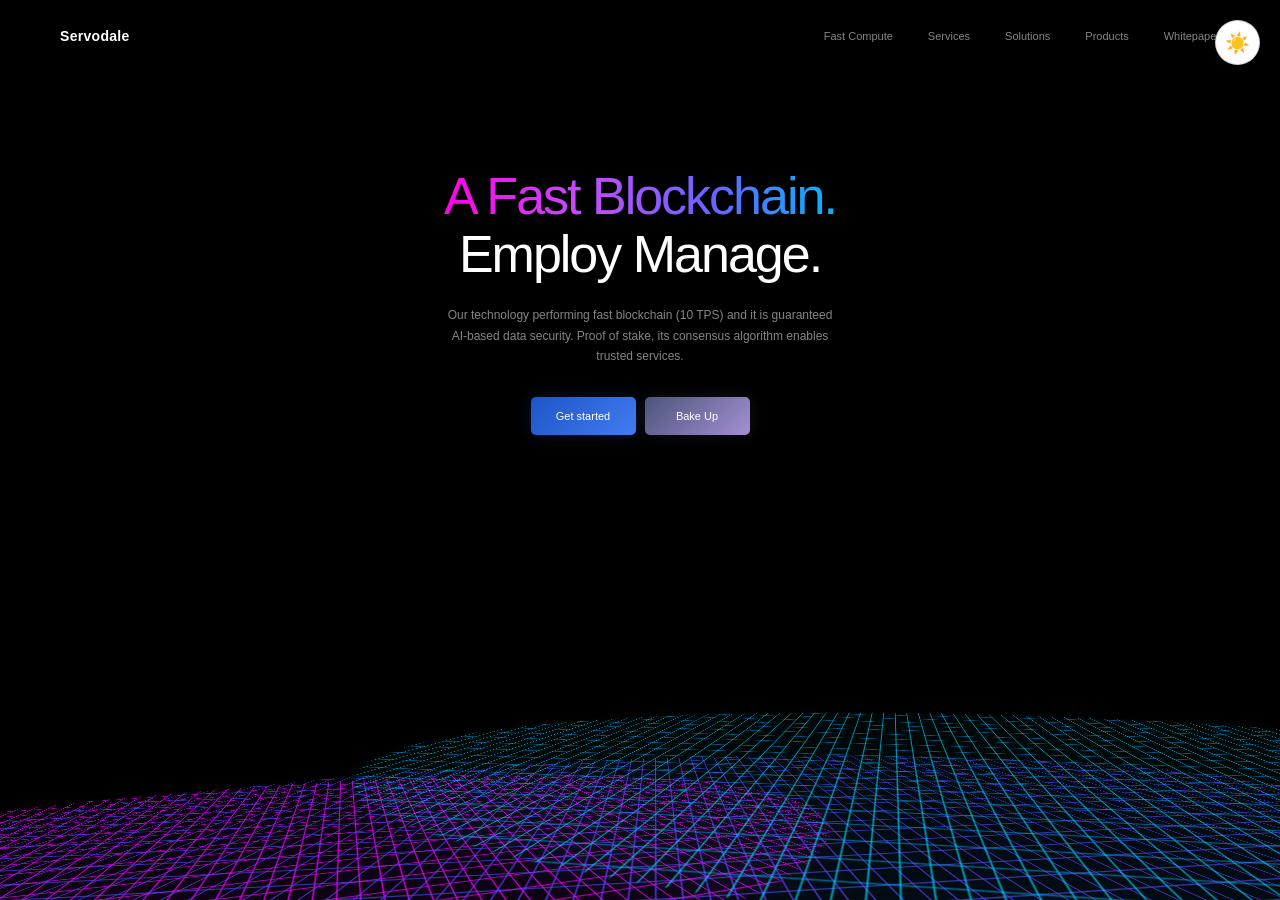
<file: index.html>
<!DOCTYPE html>
<html lang="en">
<head>
    <meta charset="UTF-8">
    <meta name="viewport" content="width=device-width, initial-scale=1.0">

    <title>Servodale - Fast Blockchain AI</title>

    <link rel="stylesheet" href="style.css">
</head>

<body>

    <!-- ================= NAVBAR ================= -->

    <header class="navbar">

        <div class="logo">
            Servodale
        </div>

        <nav class="nav-links">
            <a href="#">Fast Compute</a>
            <a href="#">Services</a>
            <a href="#">Solutions</a>
            <a href="#">Products</a>
            <a href="#">Whitepaper</a>
        </nav>


<button id="themeToggle">
  ☀️
</button>

        
    </header>


    <!-- ================= HERO ================= -->

    <main class="hero">

        <section class="hero-content">

            <h1>
                <span>A Fast Blockchain.</span>
                <br>
                Employ Manage.
            </h1>

            <p>
                Our technology performing fast blockchain (10 TPS) and it is guaranteed
                <br>
                AI-based data security. Proof of stake, its consensus algorithm enables
                <br>
                trusted services.
            </p>


            <div class="buttons">

                <a href="auth.html" class="btn primary-btn">
                    Get started
                </a>

                <a href="#" class="btn secondary-btn">
                 Bake Up
                </a>

            </div>

        </section>


        <!-- ================= NEON WAVE ================= -->

        <div class="wave-container">

            <div class="grid-lines purple"></div>
            <div class="grid-lines blue"></div>
            <div class="grid-lines cyan"></div>

        </div>

    </main>

    <script>
        // Landing page JavaScript

console.log("Servodale landing page loaded");




        const toggle = document.getElementById("themeToggle");

toggle.addEventListener("click", () => {
  document.body.classList.toggle("light");

  if (document.body.classList.contains("light")) {
    toggle.textContent = "🌙";
  } else {
    toggle.textContent = "☀️";
  }
});


    </script>

</body>
</html>
</file>
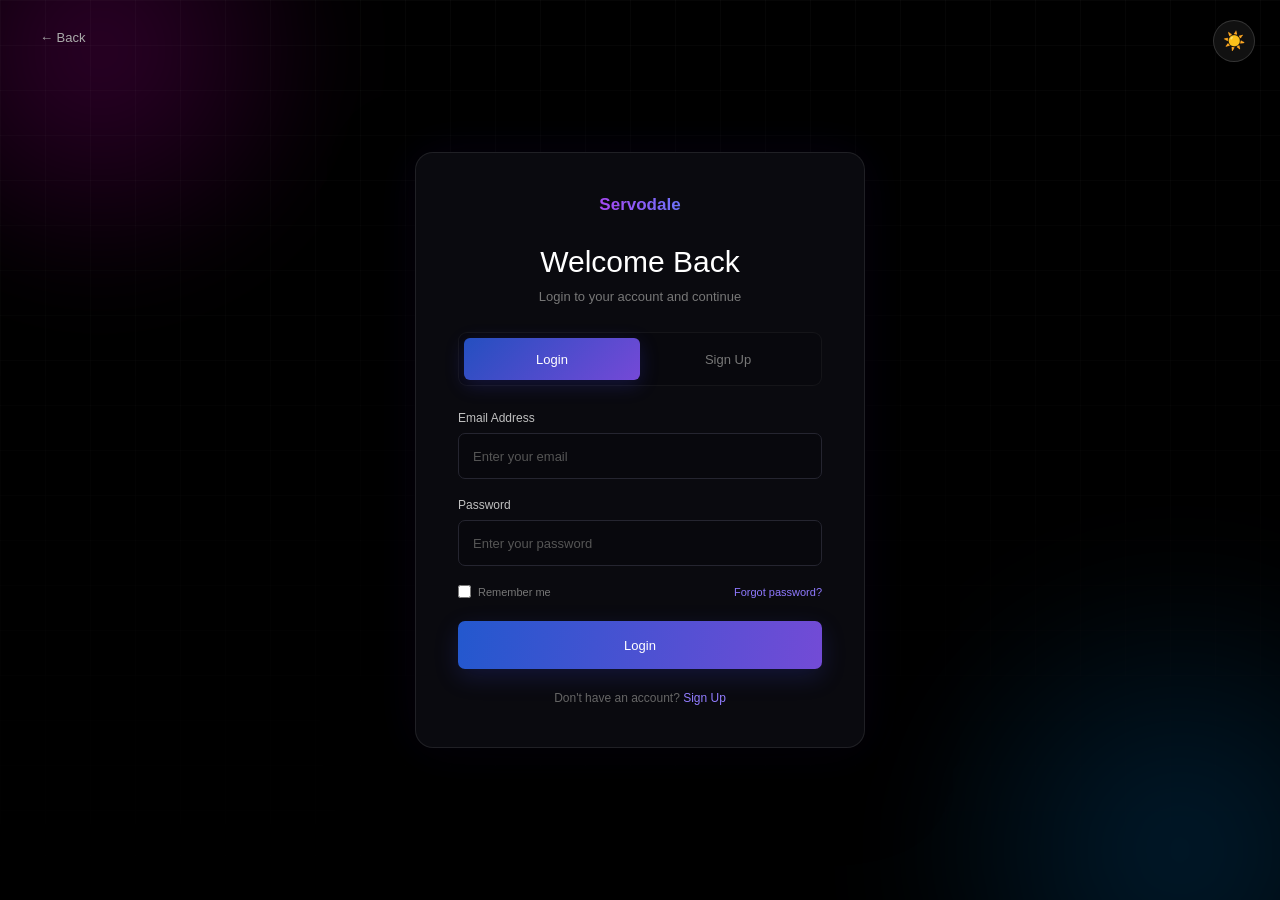
<file: auth.html>
<!DOCTYPE html>
<html lang="en">

<head>
    <meta charset="UTF-8">
    <meta name="viewport" content="width=device-width, initial-scale=1.0">

    <title>Login / Sign Up - Servodale</title>

    <link rel="stylesheet" href="auth.css">
</head>

<body>

    <button id="themeToggle" class="theme-toggle">☀️</button>

    <!-- Background Effects -->
    <div class="background">
        <div class="glow glow-one"></div>
        <div class="glow glow-two"></div>
        <div class="grid"></div>
    </div>


    <!-- Back Button -->
    <a href="index.html" class="back-button">
        ← Back
    </a>

    <!-- Auth Container -->
    <div class="auth-wrapper">

        <div class="auth-card">

            <!-- Logo -->
            <div class="auth-logo">
                Servodale
            </div>


            <!-- Heading -->
            <div class="auth-heading">

                <h1 id="form-title">
                    Welcome Back
                </h1>

                <p id="form-subtitle">
                    Login to your account and continue
                </p>

            </div>


            <!-- Login / Signup Tabs -->
            <div class="tabs">

                <button
                    class="tab active"
                    id="login-tab"
                    onclick="showLogin()">
                    Login
                </button>

                <button
                    class="tab"
                    id="signup-tab"
                    onclick="showSignup()">
                    Sign Up
                </button>

            </div>


            <!-- ================= LOGIN FORM ================= -->

            <form
                id="login-form"
                class="auth-form"
                onsubmit="loginUser(event)">

                <div class="input-group">

                    <label for="login-email">
                        Email Address
                    </label>

                    <input
                        type="email"
                        id="login-email"
                        placeholder="Enter your email"
                        required>

                </div>


                <div class="input-group">

                    <label for="login-password">
                        Password
                    </label>

                    <input
                        type="password"
                        id="login-password"
                        placeholder="Enter your password"
                        required>

                </div>


                <div class="form-options">

                    <label class="remember">
                        <input type="checkbox">
                        <span>Remember me</span>
                    </label>

                    <a href="#">
                        Forgot password?
                    </a>

                </div>


                <button
                    type="submit"
                    class="submit-button">

                    Login

                </button>


                <p class="bottom-text">

                    Don't have an account?

                    <button
                        type="button"
                        onclick="showSignup()">

                        Sign Up

                    </button>

                </p>

            </form>


            <!-- ================= SIGN UP FORM ================= -->

            <form
                id="signup-form"
                class="auth-form hidden"
                onsubmit="signupUser(event)">

                <div class="input-group">

                    <label for="signup-name">
                        Full Name
                    </label>

                    <input
                        type="text"
                        id="signup-name"
                        placeholder="Enter your full name"
                        required>

                </div>


                <div class="input-group">

                    <label for="signup-email">
                        Email Address
                    </label>

                    <input
                        type="email"
                        id="signup-email"
                        placeholder="Enter your email"
                        required>

                </div>


                <div class="input-group">

                    <label for="signup-password">
                        Password
                    </label>

                    <input
                        type="password"
                        id="signup-password"
                        placeholder="Create a password"
                        required>

                </div>


                <div class="input-group">

                    <label for="confirm-password">
                        Confirm Password
                    </label>

                    <input
                        type="password"
                        id="confirm-password"
                        placeholder="Confirm your password"
                        required>

                </div>


                <label class="terms">

                    <input
                        type="checkbox"
                        required>

                    <span>
                        I agree to the
                        <a href="#">Terms & Conditions</a>
                    </span>

                </label>


                <button
                    type="submit"
                    class="submit-button">

                    Create Account

                </button>


                <p class="bottom-text">

                    Already have an account?

                    <button
                        type="button"
                        onclick="showLogin()">



                        <a href="dashboard.html" class="btn primary-btn">
                            Login

          
                    </button>

                </p>

            </form>

        </div>

    </div>


    <script src="auth.js"></script>

</body>

</html>
</file>
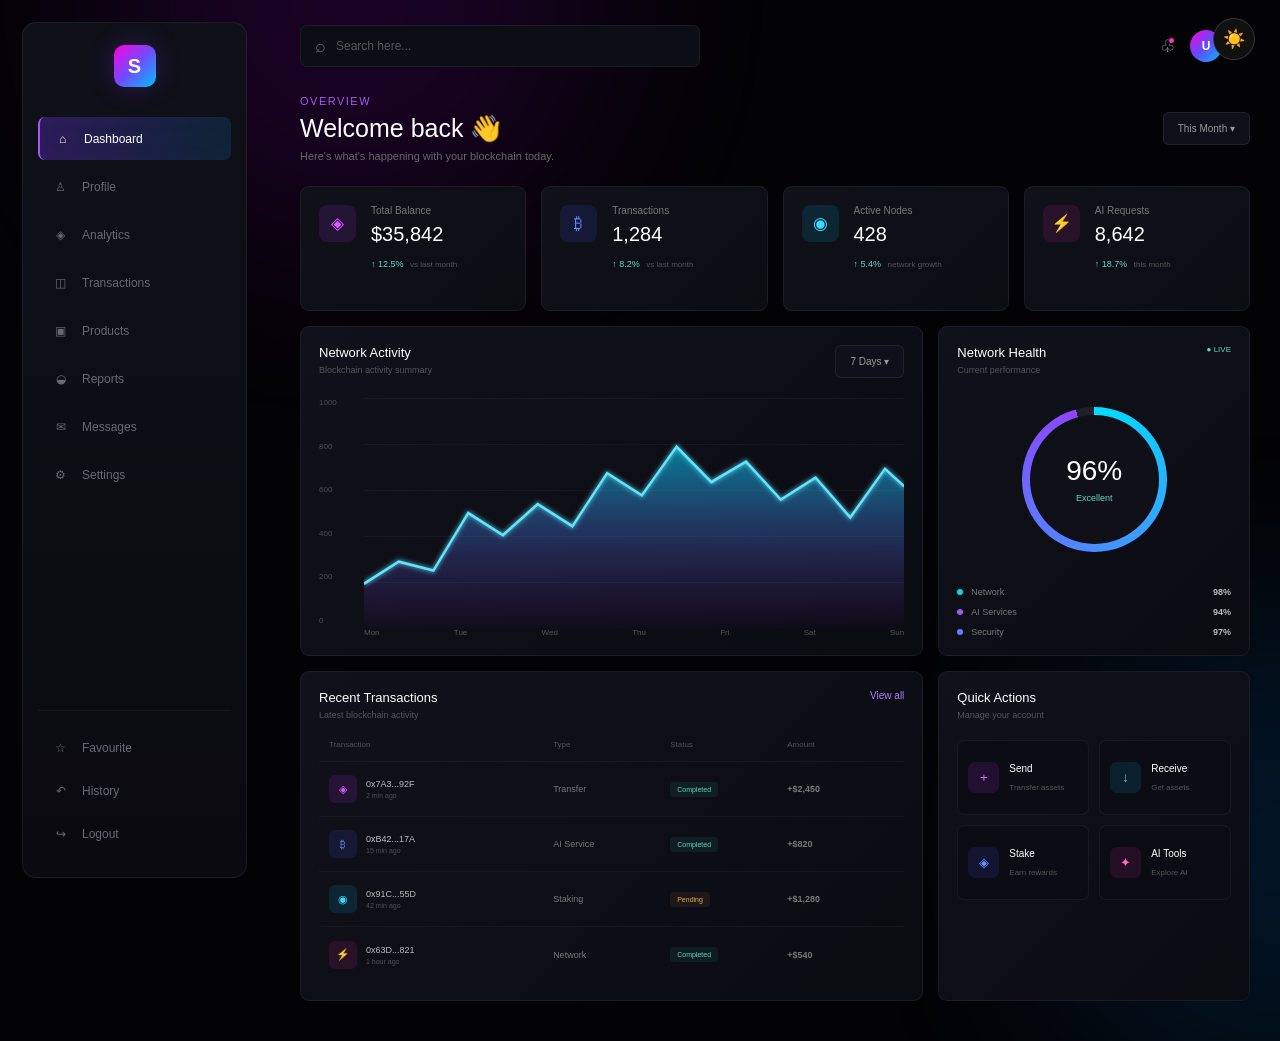
<file: dashboard.html>
<!DOCTYPE html>
<html lang="en">

<head>
    <meta charset="UTF-8">
    <meta name="viewport" content="width=device-width, initial-scale=1.0">

    <title>Dashboard - Servodale</title>

    <link rel="stylesheet" href="dashboard.css">
</head>

<body>

    <button id="themeToggle" class="theme-toggle">☀️</button>

    
    <!-- Background -->
    <div class="bg-glow purple-glow"></div>
    <div class="bg-glow blue-glow"></div>


    <!-- ================= SIDEBAR ================= -->

    <aside class="sidebar">

        <div class="sidebar-logo">
            S
        </div>


        <nav class="side-nav">

            <a href="#" class="side-link active">
                <span>⌂</span>
                <p>Dashboard</p>
            </a>

            <a href="#" class="side-link">
                <span>♙</span>
                <p>Profile</p>
            </a>

            <a href="#" class="side-link">
                <span>◈</span>
                <p>Analytics</p>
            </a>

            <a href="#" class="side-link">
                <span>◫</span>
                <p>Transactions</p>
            </a>

            <a href="#" class="side-link">
                <span>▣</span>
                <p>Products</p>
            </a>

            <a href="#" class="side-link">
                <span>◒</span>
                <p>Reports</p>
            </a>

            <a href="#" class="side-link">
                <span>✉</span>
                <p>Messages</p>
            </a>

            <a href="#" class="side-link">
                <span>⚙</span>
                <p>Settings</p>
            </a>

        </nav>


        <div class="sidebar-bottom">

            <a href="#" class="side-link">
                <span>☆</span>
                <p>Favourite</p>
            </a>

            <a href="#" class="side-link">
                <span>↶</span>
                <p>History</p>
            </a>

            <a href="index.html" class="side-link logout">
                <span>↪</span>
                <p>Logout</p>
            </a>

        </div>

    </aside>


    <!-- ================= MAIN ================= -->

    <main class="dashboard">

        <!-- Header -->

        <header class="topbar">

            <div class="search-box">

                <span>⌕</span>

                <input
                    type="text"
                    placeholder="Search here..."
                >

            </div>


            <div class="top-actions">

                <button class="notification">
                    ♧
                    <i></i>
                </button>

                <div class="avatar">
                    U
                </div>

                <span class="arrow">
                   ⌄
                </span>

            </div>

        </header>


        <!-- ================= CONTENT ================= -->

        <section class="content">

            <div class="welcome">

                <div>
                    <p class="small-title">
                        Overview
                    </p>

                    <h1>
                        Welcome back 👋
                    </h1>

                    <p class="description">
                        Here's what's happening with your blockchain today.
                    </p>
                </div>

                <button class="date-button">
                    This Month ▾
                </button>

            </div>


            <!-- ================= STAT CARDS ================= -->

            <div class="stats-grid">

                <div class="stat-card">

                    <div class="stat-icon purple">
                        ◈
                    </div>

                    <div>
                        <p>Total Balance</p>

                        <h2>$35,842</h2>

                        <span class="positive">
                            ↑ 12.5%
                        </span>

                        <small>
                            vs last month
                        </small>
                    </div>

                </div>


                <div class="stat-card">

                    <div class="stat-icon blue">
                        ₿
                    </div>

                    <div>
                        <p>Transactions</p>

                        <h2>1,284</h2>

                        <span class="positive">
                            ↑ 8.2%
                        </span>

                        <small>
                            vs last month
                        </small>
                    </div>

                </div>


                <div class="stat-card">

                    <div class="stat-icon cyan">
                        ◉
                    </div>

                    <div>
                        <p>Active Nodes</p>

                        <h2>428</h2>

                        <span class="positive">
                            ↑ 5.4%
                        </span>

                        <small>
                            network growth
                        </small>
                    </div>

                </div>


                <div class="stat-card">

                    <div class="stat-icon pink">
                        ⚡
                    </div>

                    <div>
                        <p>AI Requests</p>

                        <h2>8,642</h2>

                        <span class="positive">
                            ↑ 18.7%
                        </span>

                        <small>
                            this month
                        </small>
                    </div>

                </div>

            </div>


            <!-- ================= CHART + LEVEL ================= -->

            <div class="main-grid">


                <!-- Revenue Chart -->

                <div class="panel revenue-panel">

                    <div class="panel-header">

                        <div>
                            <h3>Network Activity</h3>

                            <p>
                                Blockchain activity summary
                            </p>
                        </div>

                        <button class="mini-button">
                            7 Days ▾
                        </button>

                    </div>


                    <div class="chart">

                        <div class="y-labels">
                            <span>1000</span>
                            <span>800</span>
                            <span>600</span>
                            <span>400</span>
                            <span>200</span>
                            <span>0</span>
                        </div>


                        <div class="chart-area">

                            <div class="grid-line line1"></div>
                            <div class="grid-line line2"></div>
                            <div class="grid-line line3"></div>
                            <div class="grid-line line4"></div>
                            <div class="grid-line line5"></div>


                            <svg
                                class="activity-chart"
                                viewBox="0 0 700 260"
                                preserveAspectRatio="none"
                            >

                                <defs>

                                    <linearGradient
                                        id="chartGradient"
                                        x1="0"
                                        y1="0"
                                        x2="0"
                                        y2="1"
                                    >

                                        <stop
                                            offset="0%"
                                            stop-color="#00d9ff"
                                            stop-opacity=".55"
                                        />

                                        <stop
                                            offset="100%"
                                            stop-color="#9d36ff"
                                            stop-opacity=".02"
                                        />

                                    </linearGradient>

                                    <filter id="glow">

                                        <feGaussianBlur
                                            stdDeviation="3"
                                            result="coloredBlur"
                                        />

                                        <feMerge>

                                            <feMergeNode
                                                in="coloredBlur"
                                            />

                                            <feMergeNode
                                                in="SourceGraphic"
                                            />

                                        </feMerge>

                                    </filter>

                                </defs>


                                <path
                                    class="chart-fill"
                                    d="
                                    M0,210
                                    L45,185
                                    L90,195
                                    L135,130
                                    L180,155
                                    L225,120
                                    L270,145
                                    L315,85
                                    L360,110
                                    L405,55
                                    L450,95
                                    L495,72
                                    L540,115
                                    L585,90
                                    L630,135
                                    L675,80
                                    L700,100
                                    L700,260
                                    L0,260
                                    Z
                                    "
                                />


                                <path
                                    class="chart-line"
                                    d="
                                    M0,210
                                    L45,185
                                    L90,195
                                    L135,130
                                    L180,155
                                    L225,120
                                    L270,145
                                    L315,85
                                    L360,110
                                    L405,55
                                    L450,95
                                    L495,72
                                    L540,115
                                    L585,90
                                    L630,135
                                    L675,80
                                    L700,100
                                    "
                                />

                            </svg>

                        </div>

                    </div>


                    <div class="chart-days">

                        <span>Mon</span>
                        <span>Tue</span>
                        <span>Wed</span>
                        <span>Thu</span>
                        <span>Fri</span>
                        <span>Sat</span>
                        <span>Sun</span>

                    </div>

                </div>


                <!-- Network Health -->

                <div class="panel health-panel">

                    <div class="panel-header">

                        <div>
                            <h3>Network Health</h3>

                            <p>
                                Current performance
                            </p>
                        </div>

                        <span class="live">
                            ● LIVE
                        </span>

                    </div>


                    <div class="health-score">

                        <div class="circle">

                            <div class="circle-inner">

                                <strong>96%</strong>

                                <span>Excellent</span>

                            </div>

                        </div>

                    </div>


                    <div class="health-info">

                        <div>
                            <span class="dot cyan-dot"></span>
                            Network
                            <strong>98%</strong>
                        </div>

                        <div>
                            <span class="dot purple-dot"></span>
                            AI Services
                            <strong>94%</strong>
                        </div>

                        <div>
                            <span class="dot blue-dot"></span>
                            Security
                            <strong>97%</strong>
                        </div>

                    </div>

                </div>

            </div>


            <!-- ================= BOTTOM ================= -->

            <div class="bottom-grid">


                <!-- Transactions -->

                <div class="panel transactions">

                    <div class="panel-header">

                        <div>
                            <h3>Recent Transactions</h3>

                            <p>
                                Latest blockchain activity
                            </p>
                        </div>

                        <a href="#">
                            View all
                        </a>

                    </div>


                    <div class="table">

                        <div class="table-head">

                            <span>Transaction</span>
                            <span>Type</span>
                            <span>Status</span>
                            <span>Amount</span>

                        </div>


                        <div class="table-row">

                            <div class="transaction-name">

                                <div class="transaction-icon purple">
                                    ◈
                                </div>

                                <div>
                                    <strong>
                                        0x7A3...92F
                                    </strong>

                                    <small>
                                        2 min ago
                                    </small>
                                </div>

                            </div>

                            <span>Transfer</span>

                            <span class="status success">
                                Completed
                            </span>

                            <strong>
                                +$2,450
                            </strong>

                        </div>


                        <div class="table-row">

                            <div class="transaction-name">

                                <div class="transaction-icon blue">
                                    ₿
                                </div>

                                <div>
                                    <strong>
                                        0xB42...17A
                                    </strong>

                                    <small>
                                        15 min ago
                                    </small>
                                </div>

                            </div>

                            <span>AI Service</span>

                            <span class="status success">
                                Completed
                            </span>

                            <strong>
                                +$820
                            </strong>

                        </div>


                        <div class="table-row">

                            <div class="transaction-name">

                                <div class="transaction-icon cyan">
                                    ◉
                                </div>

                                <div>
                                    <strong>
                                        0x91C...55D
                                    </strong>

                                    <small>
                                        42 min ago
                                    </small>
                                </div>

                            </div>

                            <span>Staking</span>

                            <span class="status pending">
                                Pending
                            </span>

                            <strong>
                                +$1,280
                            </strong>

                        </div>


                        <div class="table-row">

                            <div class="transaction-name">

                                <div class="transaction-icon pink">
                                    ⚡
                                </div>

                                <div>
                                    <strong>
                                        0x63D...821
                                    </strong>

                                    <small>
                                        1 hour ago
                                    </small>

                                </div>

                            </div>

                            <span>Network</span>

                            <span class="status success">
                                Completed
                            </span>

                            <strong>
                                +$540
                            </strong>

                        </div>

                    </div>

                </div>


                <!-- Quick Actions -->

                <div class="panel quick-panel">

                    <div class="panel-header">

                        <div>
                            <h3>Quick Actions</h3>

                            <p>
                                Manage your account
                            </p>
                        </div>

                    </div>


                    <div class="quick-actions">

                        <button>
                            <span class="qa-icon purple">+</span>
                            <div>
                                <strong>Send</strong>
                                <small>Transfer assets</small>
                            </div>
                        </button>


                        <button>
                            <span class="qa-icon cyan">↓</span>
                            <div>
                                <strong>Receive</strong>
                                <small>Get assets</small>
                            </div>
                        </button>


                        <button>
                            <span class="qa-icon blue">◈</span>
                            <div>
                                <strong>Stake</strong>
                                <small>Earn rewards</small>
                            </div>
                        </button>


                        <button>
                            <span class="qa-icon pink">✦</span>
                            <div>
                                <strong>AI Tools</strong>
                                <small>Explore AI</small>
                            </div>
                        </button>

                    </div>

                </div>

            </div>

        </section>

    </main>


    <script src="dashboard.js"></script>

</body>

</html>
</file>
<file: style.css>
/* ==============================
   RESET
================================= */

:root {
  --bg: #000000;
  --text: #ffffff;
  --muted: #8b8b9a;
  --card: #111111;
  --button-text: #ffffff;
}

body.light {
  --bg: #f7f8fc;
  --text: #111111;
  --muted: #5f6370;
  --card: #ffffff;
  --button-text: #ffffff;
}

body {
  background: var(--bg);
  color: var(--text);
  transition: background 0.3s ease, color 0.3s ease;
}

p {
  color: var(--muted);
}

.card {
  background: var(--card);
}


.gradient-text {
  background: linear-gradient(
    90deg,
    #ff00cc,
    #8b5cf6,
    #3b82f6
  );

  -webkit-background-clip: text;
  -webkit-text-fill-color: transparent;
}

* {
    margin: 0;
    padding: 0;
    box-sizing: border-box;
}


html {
    scroll-behavior: smooth;
}


body {
    width: 100%;
    min-height: 100vh;

    background: #000;

    color: #fff;

    font-family:
        Arial,
        Helvetica,
        sans-serif;

    overflow-x: hidden;
}


/* ==============================
   NAVBAR
================================= */

.navbar {

    width: 100%;
    height: 72px;

    display: flex;
    align-items: center;
    justify-content: space-between;

    padding: 0 60px;

    background: #000;

    position: relative;
    z-index: 20;
}


/* Logo */

.logo {

    color: #fff;

    font-size: 14px;

    font-weight: 600;

    letter-spacing: 0.3px;
}


/* Navigation */

.nav-links {

    display: flex;

    align-items: center;

    gap: 35px;
}


.nav-links a {

    color: #9b9b9b;

    text-decoration: none;

    font-size: 11px;

    transition: all 0.3s ease;
}


.nav-links a:hover {

    color: #fff;
}


/* Right icons */

.nav-icons {

    display: flex;

    align-items: center;

    gap: 12px;
}


.nav-icons span {

    color: #fff;

    font-size: 11px;

    cursor: pointer;

    transition: 0.3s;
}


.nav-icons span:hover {

    color: #a855f7;

}



#themeToggle {
  position: fixed;
  top: 20px;
  right: 20px;

  width: 45px;
  height: 45px;

  border: 1px solid rgba(255,255,255,0.2);
  border-radius: 50%;

  background: var(--card);
  color: var(--text);

  cursor: pointer;
  font-size: 20px;

  transition: 0.3s ease;
}

#themeToggle:hover {
  transform: rotate(20deg) scale(1.05);
}





/* ==============================
   HERO SECTION
================================= */

.hero {

    position: relative;

    width: 100%;

    height: calc(100vh - 72px);

    min-height: 650px;

    display: flex;

    justify-content: flex-start;

    align-items: center;

    flex-direction: column;

    padding-top: 95px;

    overflow: hidden;

    background: #000;
}


/* ==============================
   HERO CONTENT
================================= */

.hero-content {

    position: relative;

    z-index: 10;

    text-align: center;

    width: 100%;

}


/* Main heading */

.hero-content h1 {

    font-size: 52px;

    line-height: 1.12;

    font-weight: 500;

    letter-spacing: -2px;

    margin-bottom: 22px;

    color: #fff;
}


/* Gradient first line */

.hero-content h1 span {

    background:

        linear-gradient(
            90deg,
            #ff00e6 0%,
            #c54cff 35%,
            #6366ff 70%,
            #00b7ff 100%
        );

    -webkit-background-clip: text;

    background-clip: text;

    -webkit-text-fill-color: transparent;
}


/* Paragraph */

.hero-content p {

    color: #858585;

    font-size: 12px;

    line-height: 1.7;

    font-weight: 400;

    margin-bottom: 30px;
}


/* ==============================
   BUTTONS
================================= */

.buttons {

    display: flex;

    justify-content: center;

    align-items: center;

    gap: 9px;
}


.btn {

    width: 105px;

    height: 38px;

    display: flex;

    justify-content: center;

    align-items: center;

    border-radius: 5px;

    text-decoration: none;

    font-size: 11px;

    font-weight: 500;

    transition:
        transform 0.3s ease,
        box-shadow 0.3s ease;
}


/* Get Started */

.primary-btn {

    color: #fff;

    background:

        linear-gradient(
            135deg,
            #1d55c9,
            #437cf0
        );

    box-shadow:
        0 0 15px
        rgba(40, 100, 255, 0.2);
}


.primary-btn:hover {

    transform: translateY(-3px);

    box-shadow:
        0 0 25px
        rgba(40, 100, 255, 0.55);
}


/* Ecosystem */

.secondary-btn {

    color: #fff;

    background:

        linear-gradient(
            135deg,
            #4a557c,
            #a58fd0
        );

    box-shadow:
        0 0 15px
        rgba(130, 120, 200, 0.15);
}


.secondary-btn:hover {

    transform: translateY(-3px);

    box-shadow:
        0 0 25px
        rgba(150, 120, 220, 0.4);
}


/* ==============================
   WAVE CONTAINER
================================= */

.wave-container {

    position: absolute;

    width: 115%;

    height: 440px;

    left: 50%;

    bottom: -120px;

    transform: translateX(-50%);

    overflow: hidden;

    perspective: 800px;
}


/* ==============================
   GRID LINES
================================= */

.grid-lines {

    position: absolute;

    width: 100%;

    height: 320px;

    left: 0;

    bottom: 30px;

    transform:
        perspective(500px)
        rotateX(62deg)
        rotateZ(-7deg)
        scale(1.15);

    transform-origin: center;

    background-size: 15px 15px;

    border-radius: 50%;

    opacity: 0.9;
}


/* Purple section */

.grid-lines.purple {

    background-image:

        linear-gradient(
            90deg,
            rgba(255, 0, 255, 0.9) 1px,
            transparent 1px
        ),

        linear-gradient(
            0deg,
            rgba(255, 0, 255, 0.75) 1px,
            transparent 1px
        );

    width: 75%;

    left: -12%;

    top: 105px;

    transform:
        perspective(500px)
        rotateX(63deg)
        rotateZ(-12deg)
        scale(1.2);

    filter:
        drop-shadow(
            0 0 5px
            rgba(255, 0, 255, 0.5)
        );
}


/* Blue section */

.grid-lines.blue {

    background-image:

        linear-gradient(
            90deg,
            rgba(100, 60, 255, 0.85) 1px,
            transparent 1px
        ),

        linear-gradient(
            0deg,
            rgba(80, 80, 255, 0.7) 1px,
            transparent 1px
        );

    width: 80%;

    left: 15%;

    top: 75px;

    transform:
        perspective(500px)
        rotateX(63deg)
        rotateZ(-5deg)
        scale(1.2);

    filter:
        drop-shadow(
            0 0 5px
            rgba(70, 80, 255, 0.45)
        );
}


/* Cyan section */

.grid-lines.cyan {

    background-image:

        linear-gradient(
            90deg,
            rgba(0, 220, 255, 0.75) 1px,
            transparent 1px
        ),

        linear-gradient(
            0deg,
            rgba(0, 180, 255, 0.55) 1px,
            transparent 1px
        );

    width: 75%;

    right: -12%;

    left: auto;

    top: 25px;

    transform:
        perspective(500px)
        rotateX(63deg)
        rotateZ(5deg)
        scale(1.2);

    filter:
        drop-shadow(
            0 0 6px
            rgba(0, 200, 255, 0.5)
        );
}


/* ==============================
   DARK GRADIENT OVER WAVE
================================= */

.wave-container::after {

    content: "";

    position: absolute;

    inset: 0;

    background:

        linear-gradient(
            to bottom,
            #000 0%,
            transparent 25%,
            transparent 75%,
            #000 100%
        );

    pointer-events: none;
}


/* ==============================
   TABLET
================================= */

@media (max-width: 900px) {

    .navbar {

        padding: 0 30px;
    }


    .nav-links {

        gap: 20px;
    }


    .nav-links a {

        font-size: 10px;
    }


    .hero-content h1 {

        font-size: 46px;
    }


    .hero-content p {

        font-size: 11px;
    }
}


/* ==============================
   MOBILE
================================= */

@media (max-width: 700px) {

    .navbar {

        height: 65px;

        padding: 0 22px;
    }


    .nav-links {

        display: none;
    }


    .logo {

        font-size: 13px;
    }


    .nav-icons {

        gap: 8px;
    }


    .hero {

        height: calc(100vh - 65px);

        min-height: 600px;

        padding-top: 80px;
    }


    .hero-content {

        padding: 0 18px;
    }


    .hero-content h1 {

        font-size: 40px;

        letter-spacing: -1.5px;
    }


    .hero-content p {

        font-size: 10px;

        line-height: 1.7;
    }


    .hero-content p br {

        display: none;
    }


    .btn {

        width: 100px;

        height: 36px;

        font-size: 10px;
    }


    .wave-container {

        width: 170%;

        bottom: -90px;
    }
}


/* ==============================
   SMALL MOBILE
================================= */

@media (max-width: 450px) {

    .hero {

        padding-top: 70px;
    }


    .hero-content h1 {

        font-size: 33px;

        letter-spacing: -1px;
    }


    .hero-content p {

        font-size: 9px;

        padding: 0 5px;
    }


    .buttons {

        gap: 7px;
    }


    .btn {

        width: 95px;

        height: 35px;
    }
}



/* =========================================
   DARK / LIGHT MODE
========================================= */

:root {
    --bg-color: #000000;
    --text-color: #ffffff;
    --muted-color: #858585;
    --nav-color: #000000;
}

/* LIGHT MODE */
body.light {
    --bg-color: #f5f7fb;
    --text-color: #111111;
    --muted-color: #555b66;
    --nav-color: #ffffff;
}

/* BODY */
body {
    background: var(--bg-color) !important;
    color: var(--text-color) !important;
    transition: background 0.35s ease, color 0.35s ease;
}

/* NAVBAR */
.navbar {
    background: var(--nav-color) !important;
    transition: background 0.35s ease;
}

.logo {
    color: var(--text-color) !important;
}

.nav-links a {
    color: var(--muted-color) !important;
}

.nav-links a:hover {
    color: var(--text-color) !important;
}

/* HERO */
.hero {
    background: var(--bg-color) !important;
    transition: background 0.35s ease;
}

/* HERO HEADING */
.hero-content h1 {
    color: var(--text-color) !important;
}

/* PARAGRAPH */
.hero-content p {
    color: var(--muted-color) !important;
}

/* THEME BUTTON */
#themeToggle {
    background: var(--text-color) !important;
    color: var(--bg-color) !important;
    border: 1px solid rgba(128,128,128,0.35);
}

/* WAVE OVERLAY */
body.light .wave-container::after {
    background: linear-gradient(
        to bottom,
        #f5f7fb 0%,
        transparent 25%,
        transparent 75%,
        #f5f7fb 100%
    ) !important;
}

/* DARK WAVE OVERLAY */
body:not(.light) .wave-container::after {
    background: linear-gradient(
        to bottom,
        #000 0%,
        transparent 25%,
        transparent 75%,
        #000 100%
    ) !important;
}

/* SMOOTH TRANSITION */
body,
.navbar,
.hero,
#themeToggle {
    transition:
        background 0.35s ease,
        color 0.35s ease,
        border-color 0.35s ease;
}
</file>
<file: auth.css>
/* =================================
   RESET
================================= */

* {
    margin: 0;
    padding: 0;
    box-sizing: border-box;
}


body {
    min-height: 100vh;

    background: #000;

    color: white;

    font-family:
        Arial,
        Helvetica,
        sans-serif;

    overflow-x: hidden;
}


/* =================================
   BACKGROUND
================================= */

.background {
    position: fixed;

    inset: 0;

    overflow: hidden;

    background: #000;

    z-index: -1;
}


/* Purple glow */

.glow-one {
    position: absolute;

    width: 500px;
    height: 500px;

    top: -200px;
    left: -150px;

    background:
        radial-gradient(
            circle,
            rgba(255, 0, 230, 0.18),
            transparent 70%
        );

    filter: blur(40px);
}


/* Blue glow */

.glow-two {
    position: absolute;

    width: 600px;
    height: 600px;

    right: -200px;
    bottom: -250px;

    background:
        radial-gradient(
            circle,
            rgba(0, 150, 255, 0.18),
            transparent 70%
        );

    filter: blur(50px);
}


/* Grid */

.grid {
    position: absolute;

    inset: 0;

    background-image:

        linear-gradient(
            rgba(255,255,255,0.025) 1px,
            transparent 1px
        ),

        linear-gradient(
            90deg,
            rgba(255,255,255,0.025) 1px,
            transparent 1px
        );

    background-size: 45px 45px;

    mask-image:
        linear-gradient(
            to bottom,
            black,
            transparent
        );
}


/* =================================
   BACK BUTTON
================================= */

.back-button {

    position: fixed;

    top: 30px;
    left: 40px;

    color: #aaa;

    text-decoration: none;

    font-size: 13px;

    transition: 0.3s;

    z-index: 10;
}


.back-button:hover {

    color: white;

    transform: translateX(-3px);
}


/* =================================
   AUTH WRAPPER
================================= */

.auth-wrapper {

    min-height: 100vh;

    display: flex;

    justify-content: center;

    align-items: center;

    padding: 40px 20px;
}


/* =================================
   AUTH CARD
================================= */

.auth-card {

    width: 450px;

    max-width: 100%;

    padding: 42px;

    border-radius: 18px;

    background:
        rgba(12, 12, 18, 0.88);

    border:
        1px solid rgba(255,255,255,0.09);

    box-shadow:

        0 25px 80px
        rgba(0,0,0,0.65),

        0 0 50px
        rgba(100,50,255,0.08);

    backdrop-filter: blur(20px);

    -webkit-backdrop-filter: blur(20px);
}


/* =================================
   LOGO
================================= */

.auth-logo {

    text-align: center;

    font-size: 17px;

    font-weight: 600;

    margin-bottom: 30px;

    background:
        linear-gradient(
            90deg,
            #ff00dd,
            #8b5cf6,
            #00bfff
        );

    -webkit-background-clip: text;

    background-clip: text;

    -webkit-text-fill-color: transparent;
}


/* =================================
   HEADING
================================= */

.auth-heading {

    text-align: center;

    margin-bottom: 28px;
}


.auth-heading h1 {

    font-size: 30px;

    font-weight: 500;

    margin-bottom: 10px;
}


.auth-heading p {

    color: #777;

    font-size: 13px;
}


/* =================================
   TABS
================================= */

.tabs {

    display: flex;

    width: 100%;

    padding: 5px;

    background: #08080d;

    border-radius: 9px;

    margin-bottom: 25px;

    border:
        1px solid rgba(255,255,255,0.05);
}


.tab {

    width: 50%;

    height: 42px;

    border: none;

    border-radius: 6px;

    background: transparent;

    color: #777;

    font-size: 13px;

    cursor: pointer;

    transition: 0.3s;
}


.tab.active {

    color: white;

    background:
        linear-gradient(
            135deg,
            #244fc0,
            #7549d7
        );

    box-shadow:
        0 5px 20px
        rgba(70,70,255,0.2);
}


/* =================================
   FORM
================================= */

.auth-form {

    display: block;
}


.hidden {

    display: none;
}


/* =================================
   INPUT
================================= */

.input-group {

    margin-bottom: 19px;
}


.input-group label {

    display: block;

    color: #c0c0c0;

    font-size: 12px;

    margin-bottom: 8px;
}


.input-group input {

    width: 100%;

    height: 46px;

    padding: 0 14px;

    color: white;

    background: #08080d;

    border:
        1px solid #252530;

    border-radius: 7px;

    outline: none;

    font-size: 13px;

    transition: 0.3s;
}


.input-group input::placeholder {

    color: #555;
}


.input-group input:focus {

    border-color: #6655dc;

    box-shadow:
        0 0 0 3px
        rgba(100,80,220,0.1),

        0 0 20px
        rgba(100,80,220,0.08);
}


/* =================================
   FORM OPTIONS
================================= */

.form-options {

    display: flex;

    justify-content: space-between;

    align-items: center;

    margin: 4px 0 23px;

    font-size: 11px;
}


.form-options a {

    color: #8f79ff;

    text-decoration: none;
}


.form-options a:hover {

    color: #b5a7ff;
}


.remember {

    display: flex;

    align-items: center;

    gap: 7px;

    color: #777;

    cursor: pointer;
}


.remember input {

    accent-color: #6755db;
}


/* =================================
   TERMS
================================= */

.terms {

    display: flex;

    align-items: flex-start;

    gap: 8px;

    color: #777;

    font-size: 11px;

    line-height: 1.5;

    margin: 4px 0 22px;

    cursor: pointer;
}


.terms input {

    margin-top: 2px;

    accent-color: #6755db;
}


.terms a {

    color: #927dff;

    text-decoration: none;
}


/* =================================
   SUBMIT BUTTON
================================= */

.submit-button {

    width: 100%;

    height: 48px;

    border: none;

    border-radius: 7px;

    color: white;

    font-size: 13px;

    font-weight: 500;

    cursor: pointer;

    background:
        linear-gradient(
            100deg,
            #2358ce,
            #734bd6
        );

    box-shadow:
        0 8px 25px
        rgba(60,70,220,0.2);

    transition: 0.3s;
}


.submit-button:hover {

    transform: translateY(-2px);

    box-shadow:
        0 10px 35px
        rgba(80,70,230,0.4);
}


.submit-button:active {

    transform: translateY(0);
}


/* =================================
   BOTTOM TEXT
================================= */

.bottom-text {

    text-align: center;

    color: #666;

    font-size: 12px;

    margin-top: 22px;
}


.bottom-text button {

    border: none;

    background: none;

    color: #927dff;

    font-size: 12px;

    cursor: pointer;
}


.bottom-text button:hover {

    color: #b7aaff;

    text-decoration: underline;
}


/* =================================
   MOBILE
================================= */

@media (max-width: 600px) {

    .back-button {

        top: 20px;

        left: 20px;

        font-size: 12px;
    }


    .auth-wrapper {

        padding: 70px 18px 30px;
    }


    .auth-card {

        padding: 30px 22px;

        border-radius: 15px;
    }


    .auth-heading h1 {

        font-size: 26px;
    }


    .auth-heading p {

        font-size: 12px;
    }
}


@media (max-width: 400px) {

    .auth-card {

        padding: 27px 18px;
    }


    .auth-heading h1 {

        font-size: 24px;
    }


    .form-options {

        font-size: 10px;
    }
}



/* ==============================
   AUTH LIGHT MODE
================================ */

.theme-toggle {
    position: fixed;
    top: 20px;
    right: 25px;

    width: 42px;
    height: 42px;

    border-radius: 50%;
    border: 1px solid rgba(255,255,255,.15);

    background: #111;
    color: white;

    font-size: 18px;
    cursor: pointer;

    z-index: 9999;
}

body {
    transition: background .35s ease, color .35s ease;
}

body.light {
    background: #f5f7fb !important;
    color: #111 !important;
}

body.light .background {
    background: #f5f7fb !important;
}

body.light .auth-card {
    background: rgba(255,255,255,.88);
    border-color: rgba(0,0,0,.08);
    box-shadow: 0 25px 80px rgba(0,0,0,.12);
}

body.light .auth-heading h1 {
    color: #111;
}

body.light .auth-heading p {
    color: #666;
}

body.light .tabs {
    background: #eeeeF5;
    border-color: rgba(0,0,0,.06);
}

body.light .tab {
    color: #777;
}

body.light .input-group label {
    color: #444;
}

body.light .input-group input {
    background: #fff;
    color: #111;
    border-color: #ddd;
}

body.light .input-group input::placeholder {
    color: #999;
}

body.light .remember,
body.light .terms {
    color: #666;
}

body.light .bottom-text {
    color: #666;
}

body.light .back-button {
    color: #555;
}
</file>
<file: dashboard.css>
* {
    margin: 0;
    padding: 0;
    box-sizing: border-box;
}


body {
    min-height: 100vh;

    background: #030305;

    color: #fff;

    font-family:
        Arial,
        Helvetica,
        sans-serif;

    overflow-x: hidden;
}


/* ==============================
   BACKGROUND
============================== */

.bg-glow {
    position: fixed;

    width: 500px;
    height: 500px;

    border-radius: 50%;

    filter: blur(100px);

    opacity: .12;

    pointer-events: none;

    z-index: -1;
}


.purple-glow {
    top: -250px;
    left: 100px;

    background: #c000ff;
}


.blue-glow {
    right: -250px;
    bottom: -200px;

    background: #008cff;
}


/* ==============================
   SIDEBAR
============================== */

.sidebar {
    position: fixed;

    left: 22px;
    top: 22px;
    bottom: 22px;

    width: 225px;

    padding: 22px 15px;

    background:
        linear-gradient(
            180deg,
            #101019,
            #0a0a10
        );

    border:
        1px solid rgba(255,255,255,.07);

    border-radius: 14px;

    display: flex;

    flex-direction: column;

    z-index: 10;
}


.sidebar-logo {

    width: 42px;
    height: 42px;

    display: flex;

    align-items: center;
    justify-content: center;

    margin: 0 auto 30px;

    border-radius: 10px;

    font-size: 20px;
    font-weight: bold;

    background:
        linear-gradient(
            135deg,
            #ff00dd,
            #704cff,
            #00bfff
        );

    box-shadow:
        0 0 25px
        rgba(130,60,255,.25);
}


.side-nav {

    display: flex;

    flex-direction: column
    ;

    gap: 5px;
}


.side-link {

    height: 43px;

    padding: 0 14px;

    display: flex;

    align-items: center;

    gap: 13px;

    color: #686874;

    text-decoration: none;

    border-radius: 7px;

    font-size: 12px;

    transition: .25s;
}


.side-link span {
    width: 17px;
    text-align: center;
}


.side-link p {
    margin: 0;
}


.side-link:hover {

    color: #fff;

    background:
        rgba(255,255,255,.04);
}


.side-link.active {

    color: #fff;

    background:
        linear-gradient(
            90deg,
            rgba(116,60,255,.28),
            rgba(0,180,255,.12)
        );

    border-left:
        2px solid #a855f7;

    box-shadow:
        inset 0 0 20px
        rgba(130,70,255,.05);
}


.sidebar-bottom {

    margin-top: auto;

    padding-top: 15px;

    border-top:
        1px solid rgba(255,255,255,.05);
}


.logout:hover {

    color: #ff5c8a;

}


/* ==============================
   MAIN
============================== */

.dashboard {

    margin-left: 270px;

    padding: 22px 30px 40px;

    min-height: 100vh;
}


/* ==============================
   TOPBAR
============================== */

.topbar {

    height: 48px;

    display: flex;

    justify-content: space-between;

    align-items: center;

    margin-bottom: 25px;
}


.search-box {

    width: 400px;

    height: 42px;

    display: flex;

    align-items: center;

    gap: 10px;

    padding: 0 14px;

    background: #0d0d15;

    border:
        1px solid rgba(255,255,255,.06);

    border-radius: 7px;
}


.search-box span {

    color: #666;

    font-size: 18px;
}


.search-box input {

    width: 100%;

    background: none;

    border: none;

    outline: none;

    color: white;

    font-size: 12px;
}


.search-box input::placeholder {

    color: #555;
}


.top-actions {

    display: flex;

    align-items: center;

    gap: 15px;
}


.notification {

    position: relative;

    background: none;

    border: none;

    color: #aaa;

    font-size: 17px;

    cursor: pointer;
}


.notification i {

    position: absolute;

    width: 5px;
    height: 5px;

    top: 2px;
    right: 1px;

    border-radius: 50%;

    background: #ff2bc2;
}


.avatar {

    width: 32px;
    height: 32px;

    border-radius: 50%;

    display: flex;

    align-items: center;
    justify-content: center;

    font-size: 12px;
    font-weight: bold;

    background:
        linear-gradient(
            135deg,
            #ff00dd,
            #614cff,
            #00bfff
        );
}


.arrow {

    color: #777;

    font-size: 15px;
}


/* ==============================
   CONTENT
============================== */

.welcome {

    display: flex;

    justify-content: space-between;

    align-items: center;

    margin-bottom: 24px;
}


.small-title {

    color: #a855f7;

    font-size: 11px;

    margin-bottom: 7px;

    text-transform: uppercase;

    letter-spacing: 1.5px;
}


.welcome h1 {

    font-size: 25px;

    font-weight: 500;

    margin-bottom: 7px;
}


.description {

    color: #666;

    font-size: 11px;
}


.date-button,
.mini-button {

    background: #10101a;

    color: #999;

    border:
        1px solid rgba(255,255,255,.07);

    border-radius: 6px;

    padding: 10px 14px;

    font-size: 10px;

    cursor: pointer;
}


/* ==============================
   STAT CARDS
============================== */

.stats-grid {

    display: grid;

    grid-template-columns:
        repeat(4, 1fr);

    gap: 15px;

    margin-bottom: 15px;
}


.stat-card {

    min-height: 125px;

    padding: 18px;

    display: flex;

    align-items: flex-start;

    gap: 15px;

    background:
        linear-gradient(
            135deg,
            #11111b,
            #0c0c13
        );

    border:
        1px solid rgba(255,255,255,.06);

    border-radius: 9px;

    transition: .3s;
}


.stat-card:hover {

    transform: translateY(-3px);

    border-color:
        rgba(160,80,255,.3);
}


.stat-icon {

    min-width: 37px;
    height: 37px;

    display: flex;

    align-items: center;
    justify-content: center;

    border-radius: 8px;

    font-size: 17px;
}


.stat-icon.purple,
.transaction-icon.purple,
.qa-icon.purple {

    color: #d85cff;

    background:
        rgba(190,50,255,.12);
}


.stat-icon.blue,
.transaction-icon.blue,
.qa-icon.blue {

    color: #668cff;

    background:
        rgba(70,90,255,.12);
}


.stat-icon.cyan,
.transaction-icon.cyan,
.qa-icon.cyan {

    color: #36dcff;

    background:
        rgba(0,210,255,.11);
}


.stat-icon.pink,
.transaction-icon.pink,
.qa-icon.pink {

    color: #ff67d7;

    background:
        rgba(255,50,190,.1);
}


.stat-card p {

    color: #777;

    font-size: 10px;

    margin-bottom: 7px;
}


.stat-card h2 {

    font-size: 20px;

    font-weight: 500;

    margin-bottom: 7px;
}


.positive {

    color: #55d8bd;

    font-size: 9px;

    margin-right: 4px;
}


.stat-card small {

    color: #555;

    font-size: 8px;
}


/* ==============================
   PANELS
============================== */

.main-grid {

    display: grid;

    grid-template-columns:
        2fr 1fr;

    gap: 15px;

    margin-bottom: 15px;
}


.panel {

    background:
        linear-gradient(
            135deg,
            #11111b,
            #0b0b12
        );

    border:
        1px solid rgba(255,255,255,.06);

    border-radius: 9px;

    padding: 18px;
}


.panel-header {

    display: flex;

    justify-content: space-between;

    align-items: flex-start;

    margin-bottom: 20px;
}


.panel-header h3 {

    font-size: 13px;

    font-weight: 500;

    margin-bottom: 5px;
}


.panel-header p {

    color: #555;

    font-size: 9px;
}


.panel-header > a {

    color: #a87cff;

    font-size: 10px;

    text-decoration: none;
}


/* ==============================
   CHART
============================== */

.chart {

    height: 230px;

    display: flex;

    gap: 10px;
}


.y-labels {

    width: 35px;

    display: flex;

    flex-direction: column;

    justify-content: space-between;

    padding-bottom: 3px;
}


.y-labels span {

    color: #4e4e57;

    font-size: 8px;
}


.chart-area {

    position: relative;

    flex: 1;

    overflow: hidden;
}


.grid-line {

    position: absolute;

    left: 0;
    right: 0;

    border-top:
        1px solid
        rgba(255,255,255,.04);
}


.line1 { top: 0; }
.line2 { top: 20%; }
.line3 { top: 40%; }
.line4 { top: 60%; }
.line5 { top: 80%; }


.activity-chart {

    position: absolute;

    width: 100%;
    height: 100%;

    left: 0;
    top: 0;
}


.chart-fill {

    fill: url(#chartGradient);
}


.chart-line {

    fill: none;

    stroke:
        #61e5ff;

    stroke-width: 3;

    filter:
        url(#glow);
}


.chart-days {

    margin-left: 45px;

    display: flex;

    justify-content: space-between;

    color: #555;

    font-size: 8px;
}


/* ==============================
   HEALTH
============================== */

.health-panel {

    display: flex;

    flex-direction: column;
}


.live {

    color: #4de2c0;

    font-size: 8px;
}


.health-score {

    display: flex;

    justify-content: center;

    padding: 12px 0 20px;
}


.circle {

    width: 145px;
    height: 145px;

    display: flex;

    align-items: center;
    justify-content: center;

    border-radius: 50%;

    background:
        conic-gradient(
            #00ddff 0deg,
            #8e45ff 345deg,
            #20202b 345deg
        );

    position: relative;
}


.circle::before {

    content: "";

    position: absolute;

    inset: 8px;

    background: #101019;

    border-radius: 50%;
}


.circle-inner {

    position: relative;

    z-index: 2;

    text-align: center;
}




/* ==============================
   THEME TOGGLE
================================ */

.theme-toggle {
    position: fixed;
    top: 18px;
    right: 25px;

    width: 42px;
    height: 42px;

    border-radius: 50%;
    border: 1px solid rgba(255,255,255,.15);

    background: #111;
    color: white;

    font-size: 18px;
    cursor: pointer;

    z-index: 9999;

    transition: .3s ease;
}

.theme-toggle:hover {
    transform: rotate(20deg) scale(1.08);
}


/* ==============================
   DASHBOARD LIGHT MODE
================================ */

body.light {
    background: #f5f7fb !important;
    color: #111 !important;
}

body.light .sidebar {
    background: linear-gradient(
        180deg,
        #ffffff,
        #f1f3f8
    ) !important;

    border-color: rgba(0,0,0,.08);
}

body.light .side-link {
    color: #666;
}

body.light .side-link:hover {
    color: #111;
    background: rgba(0,0,0,.04);
}

body.light .side-link.active {
    color: #111;
}

body.light .search-box {
    background: #ffffff;
    border-color: rgba(0,0,0,.08);
}

body.light .search-box input {
    color: #111;
}

body.light .welcome h1 {
    color: #111;
}

body.light .description {
    color: #666;
}

body.light .date-button,
body.light .mini-button {
    background: #fff;
    color: #666;
    border-color: rgba(0,0,0,.08);
}

body.light .stat-card {
    background: linear-gradient(
        135deg,
        #ffffff,
        #f7f8fc
    );

    border-color: rgba(0,0,0,.08);
}

body.light .stat-card h2 {
    color: #111;
}

body.light .panel {
    background: linear-gradient(
        135deg,
        #ffffff,
        #f7f8fc
    );

    border-color: rgba(0,0,0,.08);
}

body.light .panel-header h3 {
    color: #111;
}

body.light .quick-actions button {
    background: #fff;
    color: #111;
    border-color: rgba(0,0,0,.08);
}

body.light .transaction-name strong {
    color: #222;
}

body.light .theme-toggle {
    background: #111;
    color: #fff;
}


.circle-inner strong {

    display: block;

    font-size: 28px;

    font-weight: 500;
}


.circle-inner span {

    color: #55d8bd;

    font-size: 9px;
}


.health-info {

    display: flex;

    flex-direction: column;

    gap: 10px;

    margin-top: auto;
}


.health-info div {

    display: flex;

    align-items: center;

    gap: 8px;

    color: #777;

    font-size: 9px;
}


.health-info strong {

    margin-left: auto;

    color: #bbb;
}


.dot {

    width: 6px;
    height: 6px;

    border-radius: 50%;
}


.cyan-dot {
    background: #00d9ff;
}


.purple-dot {
    background: #a855f7;
}


.blue-dot {
    background: #637bff;
}


/* ==============================
   BOTTOM GRID
============================== */

.bottom-grid {

    display: grid;

    grid-template-columns:
        2fr 1fr;

    gap: 15px;
}


/* ==============================
   TABLE
============================== */

.table-head,
.table-row {

    display: grid;

    grid-template-columns:
        2fr 1fr 1fr 1fr;

    align-items: center;

    gap: 10px;
}


.table-head {

    padding: 0 10px 12px;

    color: #50505a;

    font-size: 8px;

    border-bottom:
        1px solid
        rgba(255,255,255,.04);
}


.table-row {

    min-height: 55px;

    padding: 0 10px;

    color: #777;

    font-size: 9px;

    border-bottom:
        1px solid
        rgba(255,255,255,.035);
}


.table-row:last-child {

    border-bottom: none;
}


.transaction-name {

    display: flex;

    align-items: center;

    gap: 9px;
}


.transaction-icon {

    width: 28px;
    height: 28px;

    display: flex;

    align-items: center;
    justify-content: center;

    border-radius: 6px;

    font-size: 11px;
}


.transaction-name strong {

    display: block;

    color: #bbb;

    font-size: 9px;

    font-weight: 400;
}


.transaction-name small {

    display: block;

    color: #50505a;

    font-size: 7px;

    margin-top: 3px;
}


.status {

    display: inline-flex;

    width: fit-content;

    padding: 4px 7px;

    border-radius: 4px;

    font-size: 7px;
}


.status.success {

    color: #52d9bd;

    background:
        rgba(60,210,180,.08);
}


.status.pending {

    color: #e2a85b;

    background:
        rgba(220,160,70,.08);
}


/* ==============================
   QUICK ACTIONS
============================== */

.quick-actions {

    display: grid;

    grid-template-columns:
        repeat(2, 1fr);

    gap: 10px;
}


.quick-actions button {

    min-height: 75px;

    display: flex;

    align-items: center;

    gap: 10px;

    padding: 10px;

    background: #0c0c14;

    border:
        1px solid rgba(255,255,255,.05);

    border-radius: 7px;

    color: white;

    text-align: left;

    cursor: pointer;

    transition: .25s;
}


.quick-actions button:hover {

    border-color:
        rgba(140,80,255,.3);

    transform: translateY(-2px);
}


.qa-icon {

    width: 31px;
    height: 31px;

    display: flex;

    align-items: center;
    justify-content: center;

    border-radius: 7px;
}


.quick-actions strong {

    display: block;

    font-size: 10px;

    font-weight: 500;

    margin-bottom: 4px;
}


.quick-actions small {

    color: #555;

    font-size: 8px;
}


/* ==============================
   RESPONSIVE
============================== */

@media (max-width: 1100px) {

    .sidebar {

        width: 190px;
    }


    .dashboard {

        margin-left: 225px;
    }


    .stats-grid {

        grid-template-columns:
            repeat(2, 1fr);
    }
}


@media (max-width: 800px) {

    .sidebar {

        position: fixed;

        width: 65px;

        left: 10px;
        top: 10px;
        bottom: 10px;

        padding: 15px 8px;
    }


    .sidebar-logo {

        width: 38px;
        height: 38px;

        margin-bottom: 25px;
    }


    .side-link {

        justify-content: center;

        padding: 0;
    }


    .side-link p {

        display: none;
    }


    .dashboard {

        margin-left: 85px;

        padding: 15px;
    }


    .search-box {

        width: 250px;
    }


    .main-grid,
    .bottom-grid {

        grid-template-columns: 1fr;
    }
}


@media (max-width: 600px) {

    .stats-grid {

        grid-template-columns: 1fr;
    }


    .topbar {

        margin-bottom: 20px;
    }


    .search-box {

        width: 180px;
    }


    .welcome {

        align-items: flex-start;

        gap: 15px;
    }


    .welcome h1 {

        font-size: 21px;
    }


    .date-button {

        display: none;
    }


    .table {

        overflow-x: auto;
    }


    .table-head,
    .table-row {

        min-width: 550px;
    }
}
</file>
